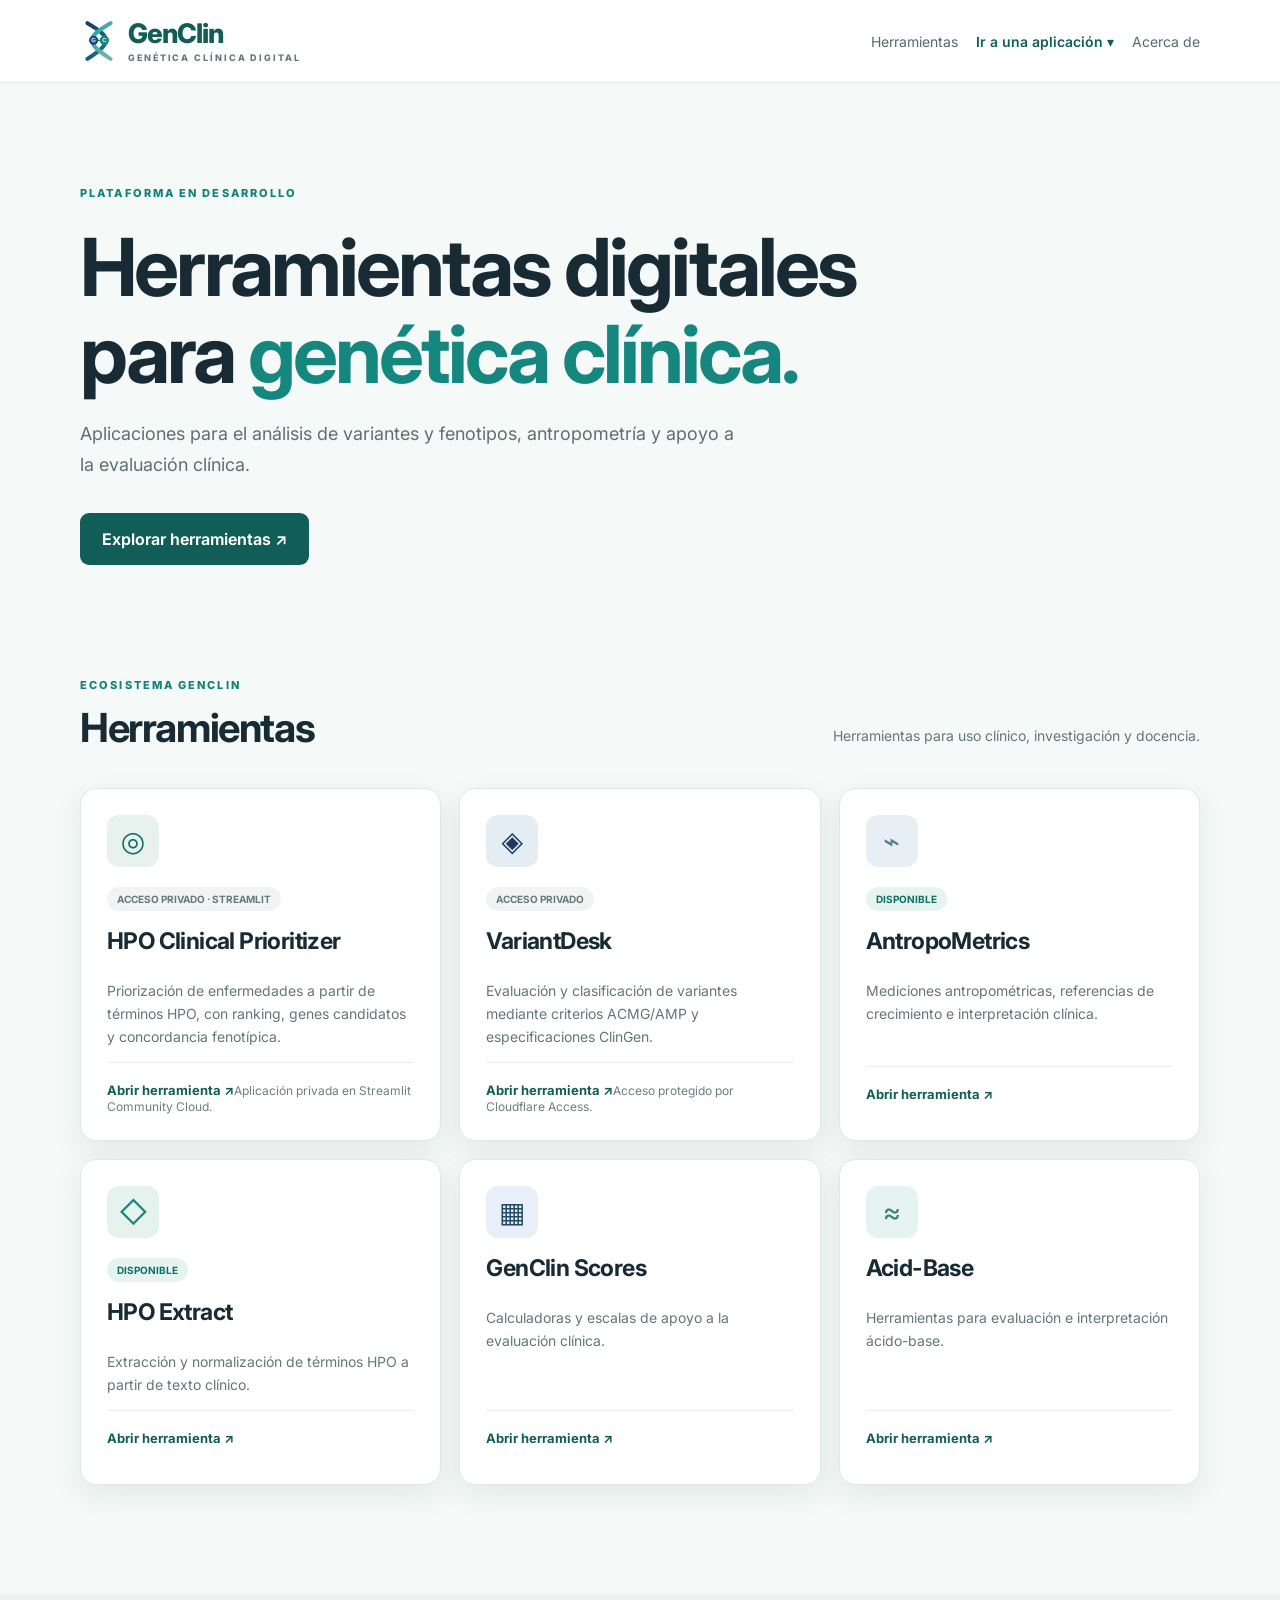
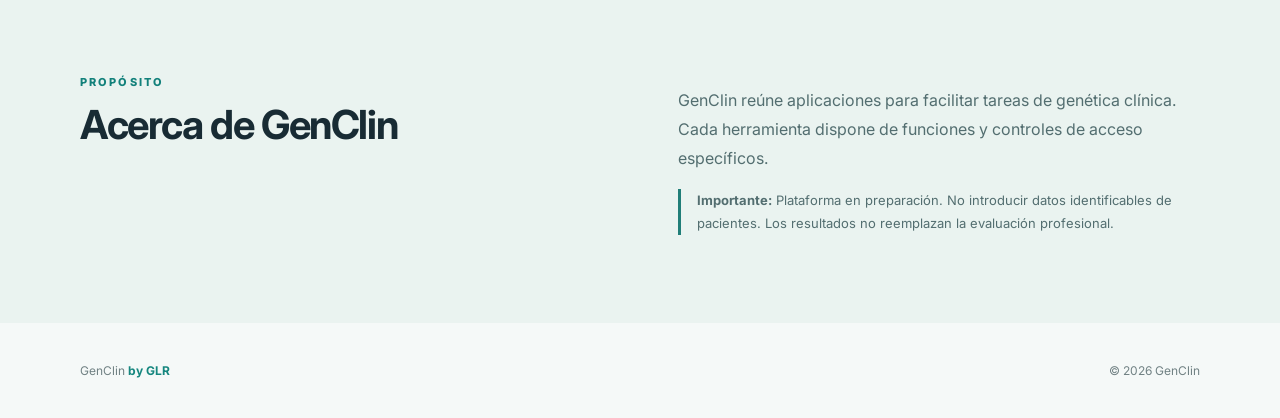
<file: index.html>
<!doctype html>
<html lang="es"><head><meta charset="utf-8"><meta name="viewport" content="width=device-width,initial-scale=1"><meta name="description" content="GenClin: herramientas digitales para genética clínica y docencia."><title>GenClin | Genética clínica digital</title><link rel="stylesheet" href="./styles.css"></head>
<body><header class="header"><div class="container top"><a class="brand" href="./"><img src="./assets/genclin-gc-mark.svg" width="38" height="40" alt="G–C, símbolo GenClin" /> <span>GenClin <small>GENÉTICA CLÍNICA DIGITAL</small></span></a><nav aria-label="Navegación principal"><a href="#herramientas">Herramientas</a><details class="tools-menu"><summary>Ir a una aplicación ▾</summary><div class="tools-links"><a href="https://hpo-clinical-prioritizer.streamlit.app/">HPO Clinical Prioritizer</a><a href="https://variantdesk.genclin.cl/">VariantDesk</a><a href="https://antropometria.genclin.cl/">AntropoMetrics</a><a href="https://antropometria.genclin.cl/genclin-scores">GenClin Scores</a><a href="https://antropometria.genclin.cl/acid-base">Acid-Base</a><a href="https://hpo.genclin.cl/">HPO Extract</a></div></details><a href="#proyecto">Acerca de</a></nav></div></header>
<main><section class="hero container"><span class="eyebrow">PLATAFORMA EN DESARROLLO</span><h1>Herramientas digitales<br>para <em>genética clínica.</em></h1><p>Aplicaciones para el análisis de variantes y fenotipos, antropometría y apoyo a la evaluación clínica.</p><a class="button" href="#herramientas">Explorar herramientas ↗</a></section>
<section class="container section" id="herramientas"><div class="intro"><div><span class="eyebrow">ECOSISTEMA GENCLIN</span><h2>Herramientas</h2></div><p>Herramientas para uso clínico, investigación y docencia.</p></div>
<div class="cards"><article class="card"><span class="symbol">◎</span><span class="tag">Acceso privado · Streamlit</span><h3>HPO Clinical Prioritizer</h3><p>Priorización de enfermedades a partir de términos HPO, con ranking, genes candidatos y concordancia fenotípica.</p><footer><a href="https://hpo-clinical-prioritizer.streamlit.app/" target="_blank" rel="noopener noreferrer" aria-label="Abrir HPO Clinical Prioritizer privado en Streamlit">Abrir herramienta ↗</a><span class="subnote">Aplicación privada en Streamlit Community Cloud.</span></footer></article>
<article class="card"><span class="symbol">◈</span><span class="tag">Acceso privado</span><h3>VariantDesk</h3><p>Evaluación y clasificación de variantes mediante criterios ACMG/AMP y especificaciones ClinGen.</p><footer><a href="https://variantdesk.genclin.cl/" target="_blank" rel="noopener noreferrer" aria-label="Abrir VariantDesk protegido en GenClin">Abrir herramienta ↗</a><span class="subnote">Acceso protegido por Cloudflare Access.</span></footer></article>
<article class="card"><span class="symbol">⌁</span><span class="tag available">Disponible</span><h3>AntropoMetrics</h3><p>Mediciones antropométricas, referencias de crecimiento e interpretación clínica.</p><footer><a href="https://antropometria.genclin.cl" target="_blank" rel="noopener noreferrer" aria-label="Abrir AntropoMetrics">Abrir herramienta ↗</a></footer></article>
<article class="card"><span class="symbol">◇</span><span class="tag available">Disponible</span><h3>HPO Extract</h3><p>Extracción y normalización de términos HPO a partir de texto clínico.</p><footer><a href="https://hpo.genclin.cl" target="_blank" rel="noopener noreferrer" aria-label="Abrir HPO Extract">Abrir herramienta ↗</a></footer></article><article class="card"><span class="symbol score-icon">▦</span><h3>GenClin Scores</h3><p>Calculadoras y escalas de apoyo a la evaluación clínica.</p><footer><a href="https://antropometria.genclin.cl/genclin-scores" target="_blank" rel="noopener noreferrer">Abrir herramienta ↗</a></footer></article><article class="card"><span class="symbol acid-icon">≈</span><h3>Acid-Base</h3><p>Herramientas para evaluación e interpretación ácido-base.</p><footer><a href="https://antropometria.genclin.cl/acid-base" target="_blank" rel="noopener noreferrer">Abrir herramienta ↗</a></footer></article></div></section>
<section id="proyecto" class="info"><div class="container info-grid"><div><span class="eyebrow">PROPÓSITO</span><h2>Acerca de GenClin</h2></div><div><p>GenClin reúne aplicaciones para facilitar tareas de genética clínica. Cada herramienta dispone de funciones y controles de acceso específicos.</p><p class="notice"><strong>Importante:</strong> Plataforma en preparación. No introducir datos identificables de pacientes. Los resultados no reemplazan la evaluación profesional.</p></div></div></section></main>
<footer class="container foot"><span>GenClin <strong>by GLR</strong></span><span>© 2026 GenClin</span></footer></body></html>
</file>
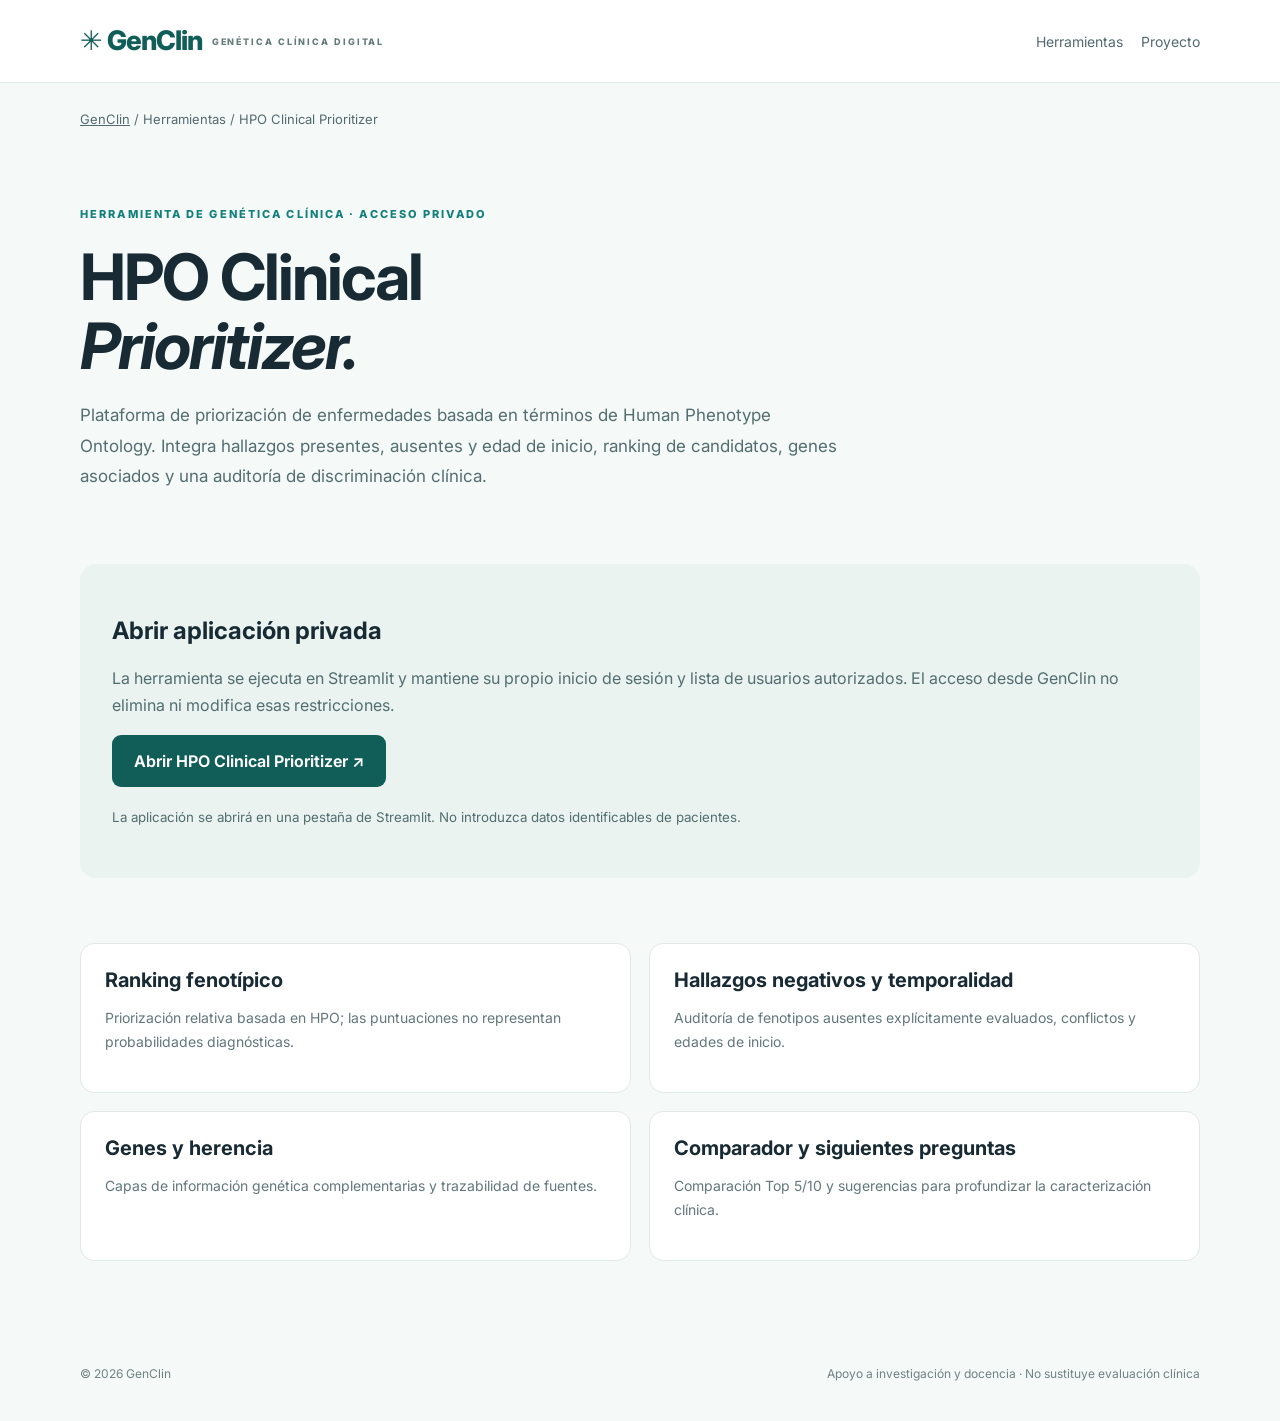
<file: hpo-prioritizer/index.html>
<!doctype html>
<html lang="es"><head><meta charset="utf-8"><meta name="viewport" content="width=device-width,initial-scale=1"><meta name="description" content="HPO Clinical Prioritizer: priorización fenotípica y auditoría para genética clínica."><title>HPO Clinical Prioritizer | GenClin</title><link rel="stylesheet" href="../styles.css"><style>.subhero{padding:75px 0 45px}.subhero h1{font-size:clamp(38px,5vw,64px);letter-spacing:-2px;line-height:1.08;margin:20px 0}.subhero p{max-width:760px;font-size:17px;line-height:1.8;color:#536e70}.feature-grid{display:grid;grid-template-columns:repeat(2,minmax(0,1fr));gap:18px;padding-bottom:65px}.feature{background:#fff;padding:24px;border:1px solid #e0e9e6;border-radius:14px}.feature h2{font-size:20px;margin:0 0 8px}.feature p{font-size:14px;line-height:1.7;color:#62777b}.access{background:#eaf3f0;padding:32px;border-radius:16px;margin:10px 0 65px}.access p{color:#536e70;line-height:1.7}.breadcrumb{font-size:13px;color:#536a70;margin-top:28px}.breadcrumb a{text-decoration:underline}@media(max-width:760px){.feature-grid{grid-template-columns:1fr}.subhero{padding-top:40px}}</style></head>
<body><header class="header"><div class="container top"><a class="brand" href="/">✳ GenClin <small>GENÉTICA CLÍNICA DIGITAL</small></a><nav><a href="/#herramientas">Herramientas</a><a href="/#proyecto">Proyecto</a></nav></div></header>
<main class="container"><nav class="breadcrumb" aria-label="Ruta de navegación"><a href="/">GenClin</a> / Herramientas / HPO Clinical Prioritizer</nav>
<section class="subhero"><span class="eyebrow">HERRAMIENTA DE GENÉTICA CLÍNICA · ACCESO PRIVADO</span><h1>HPO Clinical<br><em>Prioritizer.</em></h1><p>Plataforma de priorización de enfermedades basada en términos de Human Phenotype Ontology. Integra hallazgos presentes, ausentes y edad de inicio, ranking de candidatos, genes asociados y una auditoría de discriminación clínica.</p></section>
<section class="access" aria-labelledby="acceso"><h2 id="acceso">Abrir aplicación privada</h2><p>La herramienta se ejecuta en Streamlit y mantiene su propio inicio de sesión y lista de usuarios autorizados. El acceso desde GenClin no elimina ni modifica esas restricciones.</p><a class="button" href="https://hpo-clinical-prioritizer.streamlit.app/" target="_blank" rel="noopener noreferrer">Abrir HPO Clinical Prioritizer ↗</a><p><small>La aplicación se abrirá en una pestaña de Streamlit. No introduzca datos identificables de pacientes.</small></p></section>
<section class="feature-grid" aria-label="Funciones de la aplicación"><article class="feature"><h2>Ranking fenotípico</h2><p>Priorización relativa basada en HPO; las puntuaciones no representan probabilidades diagnósticas.</p></article><article class="feature"><h2>Hallazgos negativos y temporalidad</h2><p>Auditoría de fenotipos ausentes explícitamente evaluados, conflictos y edades de inicio.</p></article><article class="feature"><h2>Genes y herencia</h2><p>Capas de información genética complementarias y trazabilidad de fuentes.</p></article><article class="feature"><h2>Comparador y siguientes preguntas</h2><p>Comparación Top 5/10 y sugerencias para profundizar la caracterización clínica.</p></article></section>
</main><footer class="container foot"><span>© 2026 GenClin</span><span>Apoyo a investigación y docencia · No sustituye evaluación clínica</span></footer></body></html>
</file>
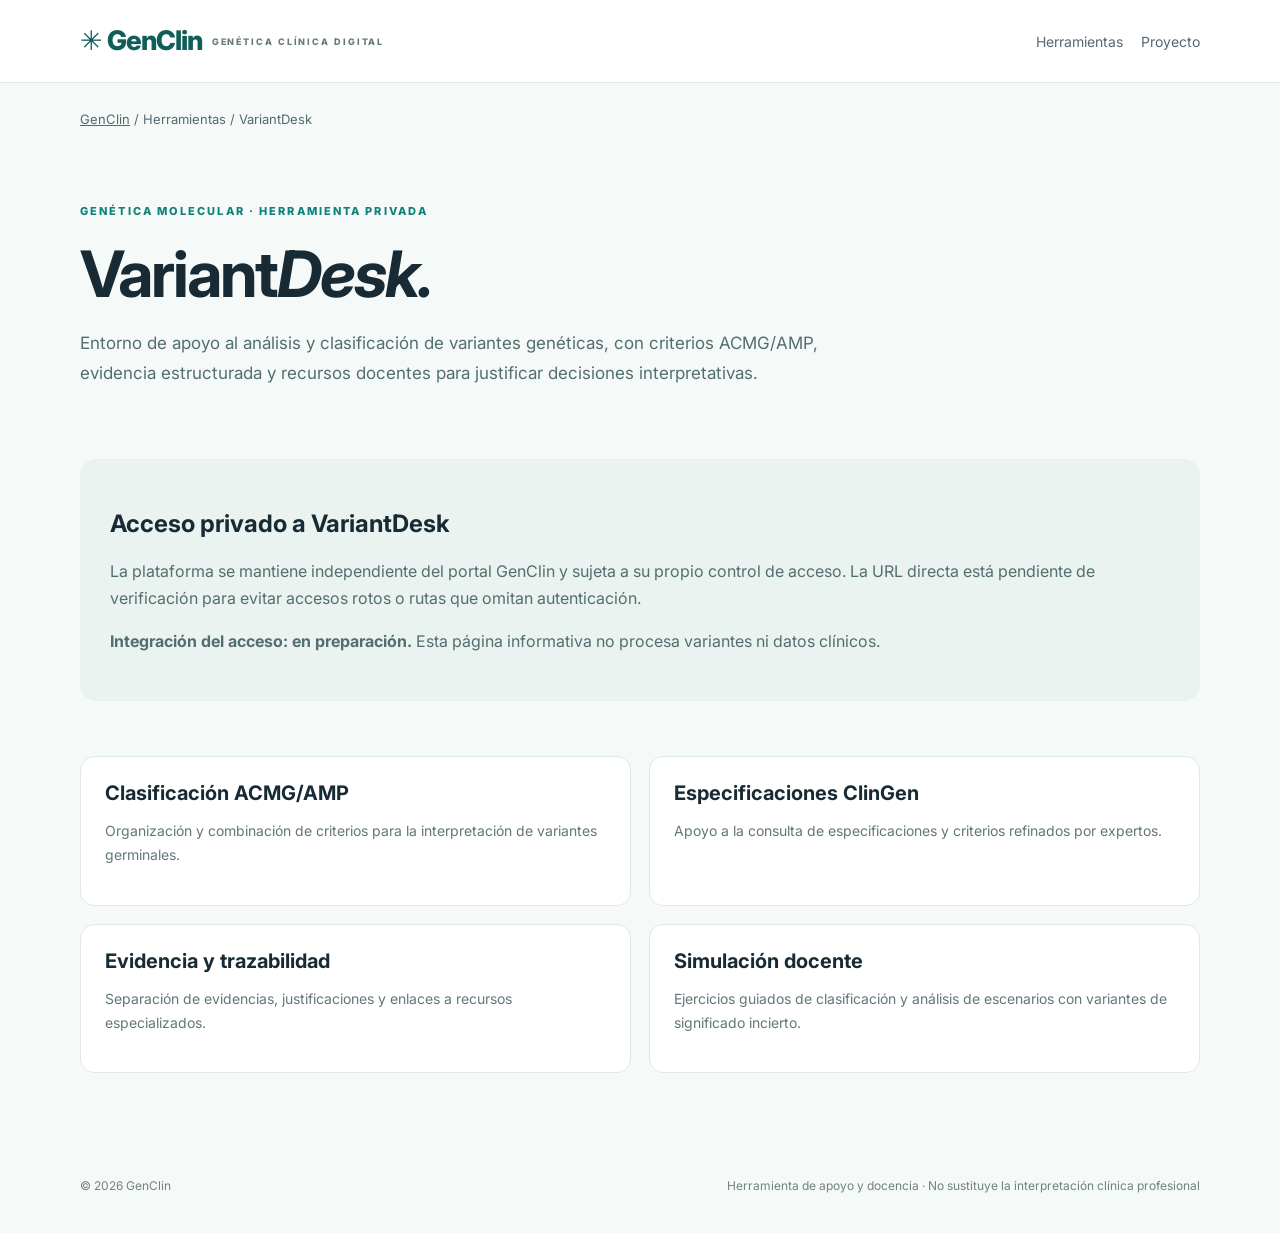
<file: variantdesk/index.html>
<!doctype html>
<html lang="es"><head><meta charset="utf-8"><meta name="viewport" content="width=device-width,initial-scale=1"><meta name="description" content="VariantDesk en GenClin: apoyo a la clasificación de variantes y docencia ACMG/AMP."><title>VariantDesk | GenClin</title><link rel="stylesheet" href="../styles.css"><style>.subhero{padding:72px 0 38px}.subhero h1{font-size:clamp(38px,5vw,64px);letter-spacing:-2px;line-height:1.1;margin:20px 0}.subhero p{max-width:760px;font-size:17px;line-height:1.75;color:#536e70}.feature-grid{display:grid;grid-template-columns:repeat(2,minmax(0,1fr));gap:18px;padding-bottom:65px}.feature{background:white;border:1px solid #e0e9e6;border-radius:14px;padding:24px}.feature h2{font-size:20px;margin:0 0 8px}.feature p{font-size:14px;line-height:1.7;color:#62777b}.access{background:#eaf3f0;padding:30px;border-radius:16px;margin:15px 0 55px}.access p{color:#536e70;line-height:1.7}.breadcrumb{font-size:13px;color:#536a70;margin-top:28px}.breadcrumb a{text-decoration:underline}@media(max-width:760px){.feature-grid{grid-template-columns:1fr}.subhero{padding-top:40px}}</style></head>
<body><header class="header"><div class="container top"><a class="brand" href="/">✳ GenClin <small>GENÉTICA CLÍNICA DIGITAL</small></a><nav><a href="/#herramientas">Herramientas</a><a href="/#proyecto">Proyecto</a></nav></div></header>
<main class="container"><nav class="breadcrumb" aria-label="Ruta de navegación"><a href="/">GenClin</a> / Herramientas / VariantDesk</nav>
<section class="subhero"><span class="eyebrow">GENÉTICA MOLECULAR · HERRAMIENTA PRIVADA</span><h1>Variant<em>Desk.</em></h1><p>Entorno de apoyo al análisis y clasificación de variantes genéticas, con criterios ACMG/AMP, evidencia estructurada y recursos docentes para justificar decisiones interpretativas.</p></section>
<section class="access" aria-labelledby="access-title"><h2 id="access-title">Acceso privado a VariantDesk</h2><p>La plataforma se mantiene independiente del portal GenClin y sujeta a su propio control de acceso. La URL directa está pendiente de verificación para evitar accesos rotos o rutas que omitan autenticación.</p><p><strong>Integración del acceso: en preparación.</strong> Esta página informativa no procesa variantes ni datos clínicos.</p></section>
<section class="feature-grid" aria-label="Funcionalidades"><article class="feature"><h2>Clasificación ACMG/AMP</h2><p>Organización y combinación de criterios para la interpretación de variantes germinales.</p></article><article class="feature"><h2>Especificaciones ClinGen</h2><p>Apoyo a la consulta de especificaciones y criterios refinados por expertos.</p></article><article class="feature"><h2>Evidencia y trazabilidad</h2><p>Separación de evidencias, justificaciones y enlaces a recursos especializados.</p></article><article class="feature"><h2>Simulación docente</h2><p>Ejercicios guiados de clasificación y análisis de escenarios con variantes de significado incierto.</p></article></section>
</main><footer class="container foot"><span>© 2026 GenClin</span><span>Herramienta de apoyo y docencia · No sustituye la interpretación clínica profesional</span></footer></body></html>
</file>
<file: styles.css>
@import url("https://fonts.googleapis.com/css2?family=Inter:wght@400;500;600;700;800&display=swap");
:root{font-family:Inter,ui-sans-serif,system-ui,-apple-system,BlinkMacSystemFont,"Segoe UI",sans-serif;color:#182b34;background:#f8faf9}*{box-sizing:border-box}html{scroll-behavior:smooth}body{margin:0}a{text-decoration:none;color:inherit}.container{width:min(1120px,calc(100% - 44px));margin:auto}.header{background:white;border-bottom:1px solid #e1eae7}.top{display:flex;justify-content:space-between;align-items:center;gap:20px;min-height:82px}.brand{font-size:27px;font-weight:800;letter-spacing:-1px;color:#115e5a}.brand small{display:block;font-size:9px;letter-spacing:1.9px;color:#647b79}.top nav{display:flex;gap:24px;color:#536a70;font-size:14px}.hero{padding:98px 0 108px}.eyebrow{color:#13817b;font-size:11px;font-weight:800;letter-spacing:2.1px}.hero h1{font-size:clamp(43px,6.4vw,80px);line-height:1.09;letter-spacing:-3px;margin:22px 0;max-width:930px}.hero em{font-style:normal;color:#14847e}.hero p{font-size:18px;line-height:1.7;max-width:670px;color:#5c7076;margin:0 0 32px}.button{display:inline-block;background:#0c5e5a;color:white;padding:16px 22px;border-radius:9px;font-weight:650}.button:hover{background:#084a46}.section{padding-bottom:110px}.intro{display:flex;justify-content:space-between;align-items:end;gap:30px;margin-bottom:26px}.intro h2,.info h2{font-size:40px;letter-spacing:-1.4px;margin:10px 0}.intro p{max-width:390px;color:#63777b;line-height:1.7;font-size:14px}.cards{display:grid;grid-template-columns:repeat(3,minmax(0,1fr));gap:18px}.card{background:white;border:1px solid #e0e9e6;border-radius:16px;min-height:330px;padding:26px;display:flex;flex-direction:column;box-shadow:0 10px 30px #183c3615}.symbol{display:grid;place-items:center;width:52px;height:52px;border-radius:12px;background:#e7f2ee;color:#156d65;font-size:28px}.tag{align-self:flex-start;margin-top:20px;background:#f0f4f2;color:#667a7a;padding:6px 10px;border-radius:99px;font-size:10px;text-transform:uppercase;font-weight:700}.card h3{margin:16px 0 10px;font-size:23px;letter-spacing:-.6px}.card p{font-size:14px;color:#62777b;line-height:1.65}.card footer{margin-top:auto;border-top:1px solid #e8efec;padding-top:18px;color:#6c7f82;font-size:12px}.info{background:#eaf3f0;padding:75px 0}.info-grid{display:grid;grid-template-columns:1fr 1fr;gap:75px}.info-grid p{color:#536e70;font-size:16px;line-height:1.8}.notice{border-left:3px solid #207e78;padding-left:16px;font-size:13px!important}.foot{min-height:95px;display:flex;justify-content:space-between;align-items:center;gap:20px;font-size:12px;color:#718284}@media(max-width:760px){.top{min-height:72px}.top nav{gap:14px;font-size:12px}.hero{padding:65px 0}.hero h1{letter-spacing:-1.7px}.hero p{font-size:16px}.intro{display:block}.cards{grid-template-columns:1fr}.card{min-height:280px}.info-grid{grid-template-columns:1fr;gap:16px}.info{padding:55px 0}.foot{flex-direction:column;align-items:start;padding:25px 0}}.tag.available{background:#e5f4ef;color:#0f6f68}.card footer a{color:#0f6f68;font-weight:700}.card footer a:hover{text-decoration:underline}\n
.card footer .subnote{display:block;margin-top:8px;color:#718284;font-size:11px;line-height:1.5}.cards{grid-template-columns:repeat(2,minmax(0,1fr))}@media(min-width:980px){.cards{grid-template-columns:repeat(4,minmax(0,1fr))}}@media(max-width:760px){.cards{grid-template-columns:1fr}}


/* GenClin visual system — restrained teal-to-navy palette, shared with future tools */
:root {
  --gc-navy:#1f3a5f; --gc-deep-blue:#234b63; --gc-blue:#3d7a96;
  --gc-steel:#527d94; --gc-teal:#16877f; --gc-petrol:#115e59;
  --gc-sage:#7fb3a5; --gc-mint:#e6f2ee; --gc-light:#f5f9f8;
}
body {background:var(--gc-light);}
.brand,.card footer a {color:var(--gc-petrol);}
.hero em {color:var(--gc-teal);}
.button {background:var(--gc-petrol);}
.button:focus-visible,.card a:focus-visible,.top a:focus-visible {outline:3px solid var(--gc-blue);outline-offset:3px;}
.cards {grid-template-columns:repeat(2,minmax(0,1fr));gap:18px;align-items:stretch;}
.card {min-height:315px;}
.card footer {margin-top:auto;min-height:48px;}
.card footer a {display:inline-block;font-size:13px;line-height:1.4;}
.card footer .subnote {margin-top:9px;}
.card:nth-child(2) .symbol {background:#e4edf4;color:var(--gc-navy);}
.card:nth-child(3) .symbol {background:#e7eff4;color:var(--gc-steel);}
.card:nth-child(4) .symbol {background:#e6f2ee;color:var(--gc-teal);}
.card:nth-child(5) .symbol {background:#e8eff8;color:var(--gc-deep-blue);}
.card:nth-child(6) .symbol {background:#e7f3f0;color:#397c79;}
.foot strong {font-weight:700;color:var(--gc-teal);}
@media(min-width:980px){.cards{grid-template-columns:repeat(3,minmax(0,1fr));}}
@media(max-width:760px){.cards{grid-template-columns:1fr;}}


/* Top-level application switcher */
.top nav {align-items:center;display:flex;gap:18px;}
.tools-menu {position:relative;}
.tools-menu summary {cursor:pointer;list-style:none;font-weight:600;color:var(--gc-petrol);}
.tools-menu summary::-webkit-details-marker {display:none;}
.tools-menu summary:focus-visible {outline:3px solid var(--gc-blue);outline-offset:3px;}
.tools-links {position:absolute;z-index:100;right:0;top:calc(100% + 12px);min-width:235px;background:#fff;border:1px solid #dbe8e6;border-radius:12px;box-shadow:0 12px 32px #15363d24;padding:8px;display:flex;flex-direction:column;gap:0;}
.tools-links a {display:block;border-radius:6px;padding:10px 12px;font-size:13px;color:#234b63;}
.tools-links a:hover,.tools-links a:focus-visible {background:#e6f2ee;}
@media(max-width:760px){.top {flex-wrap:wrap;padding-block:12px}.top nav{width:100%;justify-content:space-between}.tools-links{right:-45px;max-width:calc(100vw - 40px)}}

.brand{display:inline-flex;align-items:center;gap:10px;line-height:1.12}.brand img{width:38px;height:40px;object-fit:contain;flex:none}.brand span{display:block}.brand small{margin-top:3px}.tools-links a:focus-visible{outline:2px solid #234b63;outline-offset:1px}
</file>
